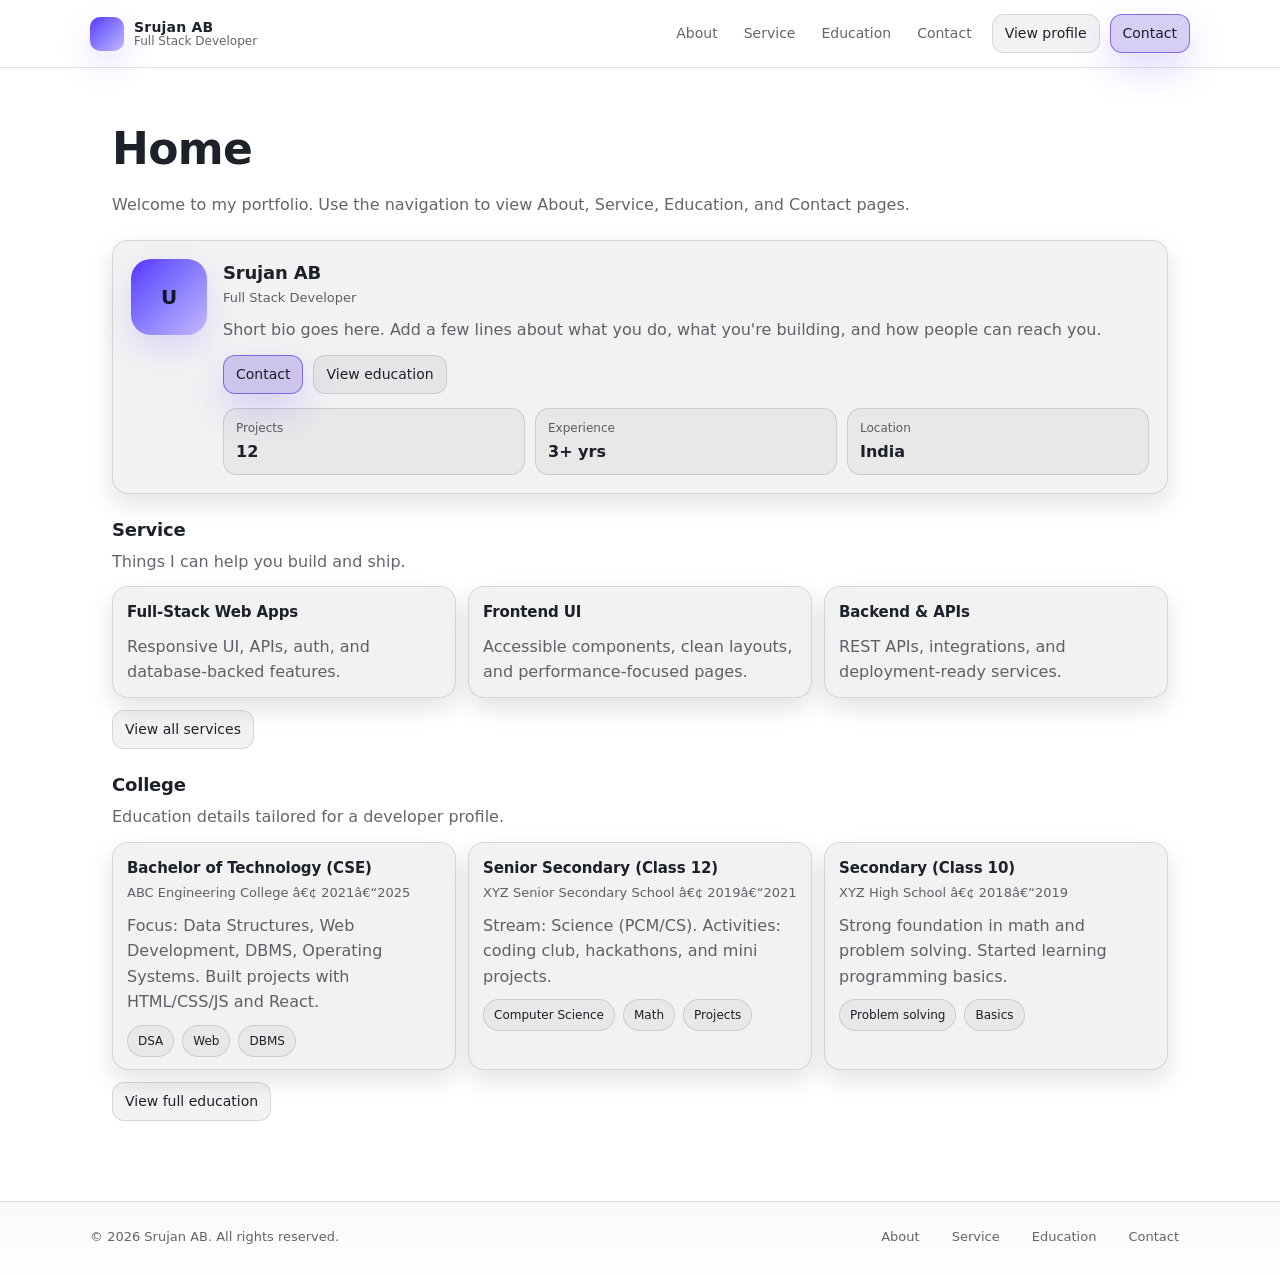
<file: index.html>
﻿<!doctype html>
<html lang="en">
  <head>
    <meta charset="utf-8" />
    <meta name="viewport" content="width=device-width, initial-scale=1" />
    <title>Srujan AB | Portfolio</title>
    <link rel="stylesheet" href="styles.css" />
  </head>
  <body id="top">
    <header class="site-header">
      <div class="container header-row">
        <a class="brand" href="index.html" aria-label="Home">
          <span class="brand-badge" aria-hidden="true"></span>
          <span class="brand-text">
            <strong>Srujan AB</strong>
            <span>Full Stack Developer</span>
          </span>
        </a>

        <div class="header-right">
          <button
            class="nav-toggle"
            type="button"
            aria-expanded="false"
            aria-controls="primary-nav"
            aria-label="Toggle navigation"
          >
            <span class="nav-toggle-icon" aria-hidden="true"></span>
          </button>

          <nav id="primary-nav" class="nav" aria-label="Primary">
            <a href="about.html">About</a>
            <a href="service.html">Service</a>
            <a href="education.html">Education</a>
            <a href="contact.html">Contact</a>
          </nav>

          <div class="actions">
            <a class="btn hide-sm" href="about.html">View profile</a>
            <a class="btn primary" href="contact.html">Contact</a>
          </div>
        </div>
      </div>
    </header>

    <main>
      <div class="container">
        <h1>Home</h1>
        <p class="section-subtitle">Welcome to my portfolio. Use the navigation to view About, Service, Education, and Contact pages.</p>

        <section class="profile" aria-labelledby="profile-title">
          <div class="profile-card">
            <div class="profile-avatar" aria-hidden="true">U</div>
            <div class="profile-body">
              <div class="profile-head">
                <h2 id="profile-title">Srujan AB</h2>
                <p class="profile-role">Full Stack Developer</p>
              </div>
              <p class="profile-bio">
                Short bio goes here. Add a few lines about what you do, what you're building, and how people can reach
                you.
              </p>
              <div class="profile-actions">
                <a class="btn primary" href="contact.html">Contact</a>
                <a class="btn" href="education.html">View education</a>
              </div>
              <dl class="profile-stats" aria-label="Profile stats">
                <div>
                  <dt>Projects</dt>
                  <dd>12</dd>
                </div>
                <div>
                  <dt>Experience</dt>
                  <dd>3+ yrs</dd>
                </div>
                <div>
                  <dt>Location</dt>
                  <dd>India</dd>
                </div>
              </dl>
            </div>
          </div>
        </section>

        <section class="services" aria-labelledby="services-title">
          <div class="section-head">
            <h2 id="services-title">Service</h2>
            <p class="section-subtitle">Things I can help you build and ship.</p>
          </div>

          <div class="services-grid" role="list">
            <article class="service-card" role="listitem">
              <h3>Full-Stack Web Apps</h3>
              <p class="service-desc">Responsive UI, APIs, auth, and database-backed features.</p>
            </article>

            <article class="service-card" role="listitem">
              <h3>Frontend UI</h3>
              <p class="service-desc">Accessible components, clean layouts, and performance-focused pages.</p>
            </article>

            <article class="service-card" role="listitem">
              <h3>Backend & APIs</h3>
              <p class="service-desc">REST APIs, integrations, and deployment-ready services.</p>
            </article>
          </div>

          <div class="profile-actions">
            <a class="btn" href="service.html">View all services</a>
          </div>
        </section>

        <section class="education" aria-labelledby="education-title">
          <div class="section-head">
            <h2 id="education-title">College </h2>
            <p class="section-subtitle">Education details tailored for a developer profile.</p>
          </div>

          <div class="edu-grid" role="list">
            <article class="edu-card" role="listitem">
              <div class="edu-top">
                <h3>Bachelor of Technology (CSE)</h3>
                <p class="edu-meta">ABC Engineering College â€¢ 2021â€“2025</p>
              </div>
              <p class="edu-desc">
                Focus: Data Structures, Web Development, DBMS, Operating Systems. Built projects with HTML/CSS/JS and
                React.
              </p>
              <div class="edu-tags" aria-label="Skills">
                <span class="tag">DSA</span>
                <span class="tag">Web</span>
                <span class="tag">DBMS</span>
              </div>
            </article>

            <article class="edu-card" role="listitem">
              <div class="edu-top">
                <h3>Senior Secondary (Class 12)</h3>
                <p class="edu-meta">XYZ Senior Secondary School â€¢ 2019â€“2021</p>
              </div>
              <p class="edu-desc">Stream: Science (PCM/CS). Activities: coding club, hackathons, and mini projects.</p>
              <div class="edu-tags" aria-label="Highlights">
                <span class="tag">Computer Science</span>
                <span class="tag">Math</span>
                <span class="tag">Projects</span>
              </div>
            </article>

            <article class="edu-card" role="listitem">
              <div class="edu-top">
                <h3>Secondary (Class 10)</h3>
                <p class="edu-meta">XYZ High School â€¢ 2018â€“2019</p>
              </div>
              <p class="edu-desc">Strong foundation in math and problem solving. Started learning programming basics.</p>
              <div class="edu-tags" aria-label="Highlights">
                <span class="tag">Problem solving</span>
                <span class="tag">Basics</span>
              </div>
            </article>
          </div>

          <div class="profile-actions">
            <a class="btn" href="education.html">View full education</a>
          </div>
        </section>
      </div>
    </main>

    <footer class="site-footer" aria-label="Footer">
      <div class="container footer-row">
        <p class="footer-copy">&copy; <span id="year"></span> Srujan AB. All rights reserved.</p>
        <nav class="footer-links" aria-label="Footer links">
          <a href="about.html">About</a>
          <a href="service.html">Service</a>
          <a href="education.html">Education</a>
          <a href="contact.html">Contact</a>
        </nav>
      </div>
    </footer>

    <script src="main.js" defer></script>
  </body>
</html>
</file>
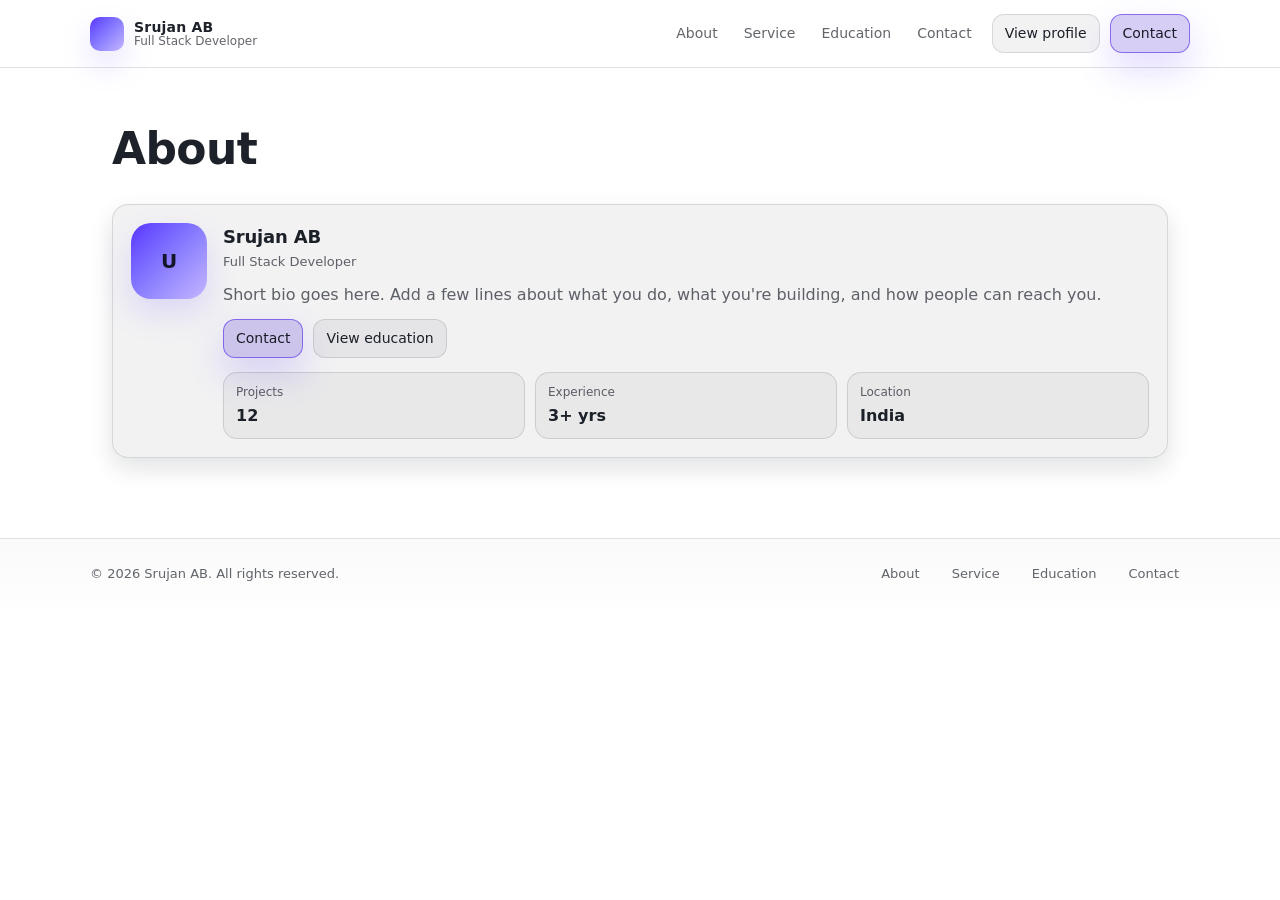
<file: about.html>
﻿<!doctype html>
<html lang="en">
  <head>
    <meta charset="utf-8" />
    <meta name="viewport" content="width=device-width, initial-scale=1" />
    <title>About | Srujan AB</title>
    <link rel="stylesheet" href="styles.css" />
  </head>
  <body id="top">
    <header class="site-header">
      <div class="container header-row">
        <a class="brand" href="index.html" aria-label="Home">
          <span class="brand-badge" aria-hidden="true"></span>
          <span class="brand-text">
            <strong>Srujan AB</strong>
            <span>Full Stack Developer</span>
          </span>
        </a>

        <div class="header-right">
          <button
            class="nav-toggle"
            type="button"
            aria-expanded="false"
            aria-controls="primary-nav"
            aria-label="Toggle navigation"
          >
            <span class="nav-toggle-icon" aria-hidden="true"></span>
          </button>

          <nav id="primary-nav" class="nav" aria-label="Primary">
            <a href="about.html">About</a>
            <a href="service.html">Service</a>
            <a href="education.html">Education</a>
            <a href="contact.html">Contact</a>
          </nav>

          <div class="actions">
            <a class="btn hide-sm" href="about.html">View profile</a>
            <a class="btn primary" href="contact.html">Contact</a>
          </div>
        </div>
      </div>
    </header>

    <main>
      <div class="container">
        <h1>About</h1>

        <section class="profile" aria-labelledby="profile-title">
          <div class="profile-card">
            <div class="profile-avatar" aria-hidden="true">U</div>
            <div class="profile-body">
              <div class="profile-head">
                <h2 id="profile-title">Srujan AB</h2>
                <p class="profile-role">Full Stack Developer</p>
              </div>
              <p class="profile-bio">
                Short bio goes here. Add a few lines about what you do, what you're building, and how people can reach you.
              </p>
              <div class="profile-actions">
                <a class="btn primary" href="contact.html">Contact</a>
                <a class="btn" href="education.html">View education</a>
              </div>
              <dl class="profile-stats" aria-label="Profile stats">
                <div>
                  <dt>Projects</dt>
                  <dd>12</dd>
                </div>
                <div>
                  <dt>Experience</dt>
                  <dd>3+ yrs</dd>
                </div>
                <div>
                  <dt>Location</dt>
                  <dd>India</dd>
                </div>
              </dl>
            </div>
          </div>
        </section>
      </div>
    </main>

    <footer class="site-footer" aria-label="Footer">
      <div class="container footer-row">
        <p class="footer-copy">&copy; <span id="year"></span> Srujan AB. All rights reserved.</p>
        <nav class="footer-links" aria-label="Footer links">
          <a href="about.html">About</a>
          <a href="service.html">Service</a>
          <a href="education.html">Education</a>
          <a href="contact.html">Contact</a>
        </nav>
      </div>
    </footer>

    <script src="main.js" defer></script>
  </body>
</html>
</file>
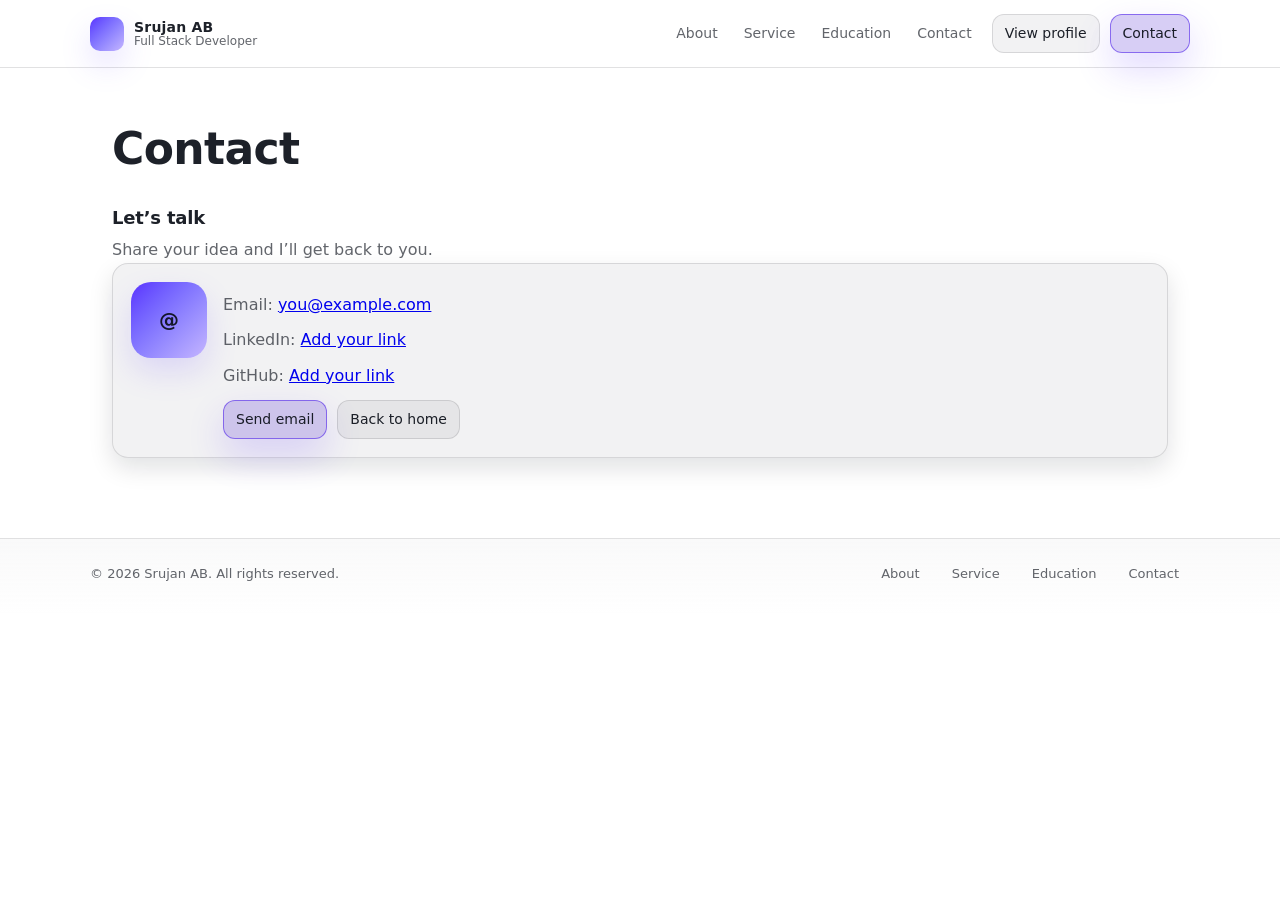
<file: contact.html>
﻿<!doctype html>
<html lang="en">
  <head>
    <meta charset="utf-8" />
    <meta name="viewport" content="width=device-width, initial-scale=1" />
    <title>Contact | Srujan AB</title>
    <link rel="stylesheet" href="styles.css" />
  </head>
  <body id="top">
    <header class="site-header">
      <div class="container header-row">
        <a class="brand" href="index.html" aria-label="Home">
          <span class="brand-badge" aria-hidden="true"></span>
          <span class="brand-text">
            <strong>Srujan AB</strong>
            <span>Full Stack Developer</span>
          </span>
        </a>

        <div class="header-right">
          <button
            class="nav-toggle"
            type="button"
            aria-expanded="false"
            aria-controls="primary-nav"
            aria-label="Toggle navigation"
          >
            <span class="nav-toggle-icon" aria-hidden="true"></span>
          </button>

          <nav id="primary-nav" class="nav" aria-label="Primary">
            <a href="about.html">About</a>
            <a href="service.html">Service</a>
            <a href="education.html">Education</a>
            <a href="contact.html">Contact</a>
          </nav>

          <div class="actions">
            <a class="btn hide-sm" href="about.html">View profile</a>
            <a class="btn primary" href="contact.html">Contact</a>
          </div>
        </div>
      </div>
    </header>

    <main>
      <div class="container">
        <h1>Contact</h1>

        <section class="profile" aria-labelledby="contact-title">
          <div class="section-head">
            <h2 id="contact-title">Let’s talk</h2>
            <p class="section-subtitle">Share your idea and I’ll get back to you.</p>
          </div>

          <div class="profile-card">
            <div class="profile-avatar" aria-hidden="true">@</div>
            <div class="profile-body">
              <p class="profile-bio">Email: <a href="mailto:you@example.com">you@example.com</a></p>
              <p class="profile-bio">LinkedIn: <a href="#">Add your link</a></p>
              <p class="profile-bio">GitHub: <a href="#">Add your link</a></p>
              <div class="profile-actions">
                <a class="btn primary" href="mailto:you@example.com">Send email</a>
                <a class="btn" href="index.html">Back to home</a>
              </div>
            </div>
          </div>
        </section>
      </div>
    </main>

    <footer class="site-footer" aria-label="Footer">
      <div class="container footer-row">
        <p class="footer-copy">&copy; <span id="year"></span> Srujan AB. All rights reserved.</p>
        <nav class="footer-links" aria-label="Footer links">
          <a href="about.html">About</a>
          <a href="service.html">Service</a>
          <a href="education.html">Education</a>
          <a href="contact.html">Contact</a>
        </nav>
      </div>
    </footer>

    <script src="main.js" defer></script>
  </body>
</html>
</file>
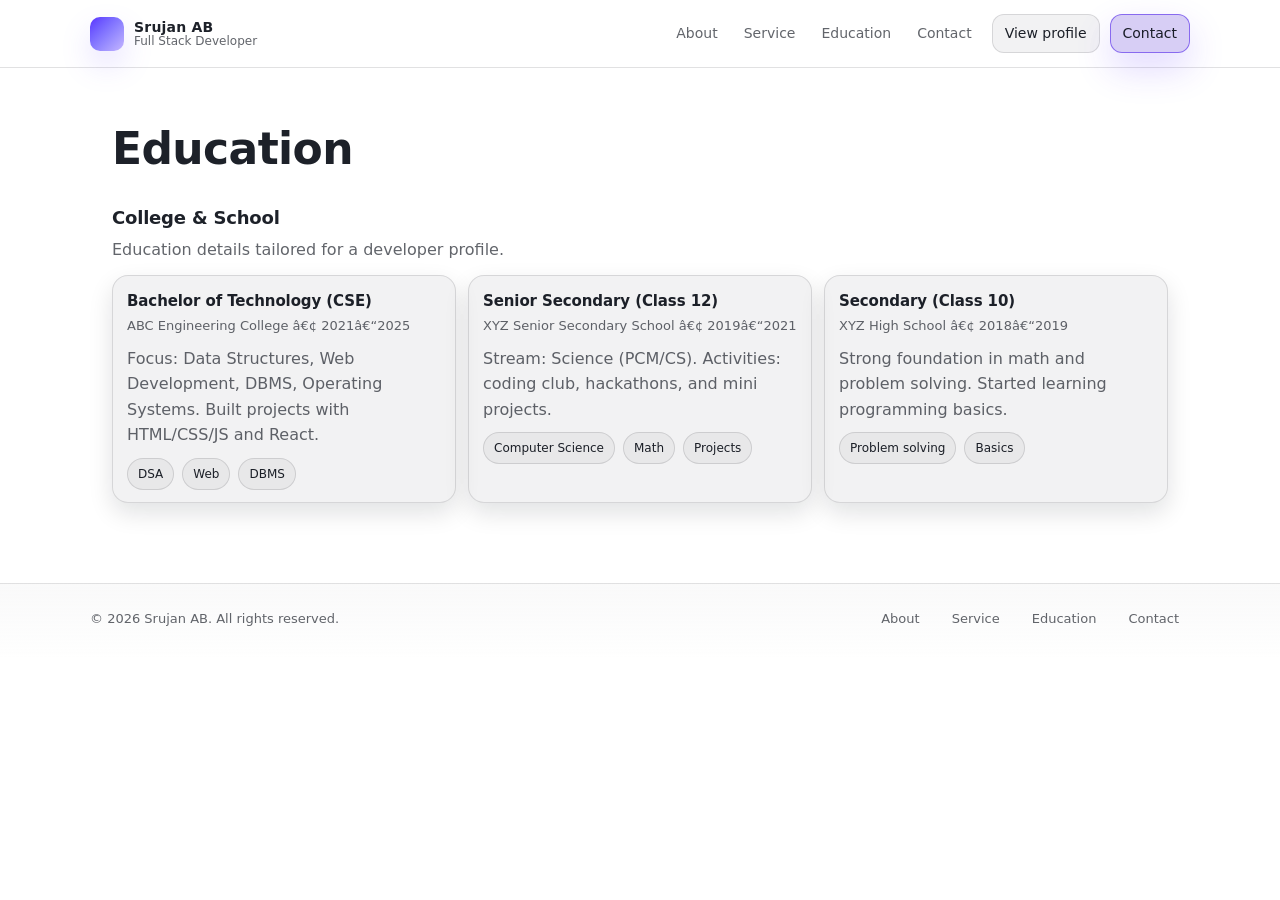
<file: education.html>
﻿<!doctype html>
<html lang="en">
  <head>
    <meta charset="utf-8" />
    <meta name="viewport" content="width=device-width, initial-scale=1" />
    <title>Education | Srujan AB</title>
    <link rel="stylesheet" href="styles.css" />
  </head>
  <body id="top">
    <header class="site-header">
      <div class="container header-row">
        <a class="brand" href="index.html" aria-label="Home">
          <span class="brand-badge" aria-hidden="true"></span>
          <span class="brand-text">
            <strong>Srujan AB</strong>
            <span>Full Stack Developer</span>
          </span>
        </a>

        <div class="header-right">
          <button
            class="nav-toggle"
            type="button"
            aria-expanded="false"
            aria-controls="primary-nav"
            aria-label="Toggle navigation"
          >
            <span class="nav-toggle-icon" aria-hidden="true"></span>
          </button>

          <nav id="primary-nav" class="nav" aria-label="Primary">
            <a href="about.html">About</a>
            <a href="service.html">Service</a>
            <a href="education.html">Education</a>
            <a href="contact.html">Contact</a>
          </nav>

          <div class="actions">
            <a class="btn hide-sm" href="about.html">View profile</a>
            <a class="btn primary" href="contact.html">Contact</a>
          </div>
        </div>
      </div>
    </header>

    <main>
      <div class="container">
        <h1>Education</h1>

        <section class="education" aria-labelledby="education-title">
          <div class="section-head">
            <h2 id="education-title">College &amp; School</h2>
            <p class="section-subtitle">Education details tailored for a developer profile.</p>
          </div>

          <div class="edu-grid" role="list">
            <article class="edu-card" role="listitem">
              <div class="edu-top">
                <h3>Bachelor of Technology (CSE)</h3>
                <p class="edu-meta">ABC Engineering College â€¢ 2021â€“2025</p>
              </div>
              <p class="edu-desc">
                Focus: Data Structures, Web Development, DBMS, Operating Systems. Built projects with HTML/CSS/JS and React.
              </p>
              <div class="edu-tags" aria-label="Skills">
                <span class="tag">DSA</span>
                <span class="tag">Web</span>
                <span class="tag">DBMS</span>
              </div>
            </article>

            <article class="edu-card" role="listitem">
              <div class="edu-top">
                <h3>Senior Secondary (Class 12)</h3>
                <p class="edu-meta">XYZ Senior Secondary School â€¢ 2019â€“2021</p>
              </div>
              <p class="edu-desc">Stream: Science (PCM/CS). Activities: coding club, hackathons, and mini projects.</p>
              <div class="edu-tags" aria-label="Highlights">
                <span class="tag">Computer Science</span>
                <span class="tag">Math</span>
                <span class="tag">Projects</span>
              </div>
            </article>

            <article class="edu-card" role="listitem">
              <div class="edu-top">
                <h3>Secondary (Class 10)</h3>
                <p class="edu-meta">XYZ High School â€¢ 2018â€“2019</p>
              </div>
              <p class="edu-desc">Strong foundation in math and problem solving. Started learning programming basics.</p>
              <div class="edu-tags" aria-label="Highlights">
                <span class="tag">Problem solving</span>
                <span class="tag">Basics</span>
              </div>
            </article>
          </div>
        </section>
      </div>
    </main>

    <footer class="site-footer" aria-label="Footer">
      <div class="container footer-row">
        <p class="footer-copy">&copy; <span id="year"></span> Srujan AB. All rights reserved.</p>
        <nav class="footer-links" aria-label="Footer links">
          <a href="about.html">About</a>
          <a href="service.html">Service</a>
          <a href="education.html">Education</a>
          <a href="contact.html">Contact</a>
        </nav>
      </div>
    </footer>

    <script src="main.js" defer></script>
  </body>
</html>
</file>
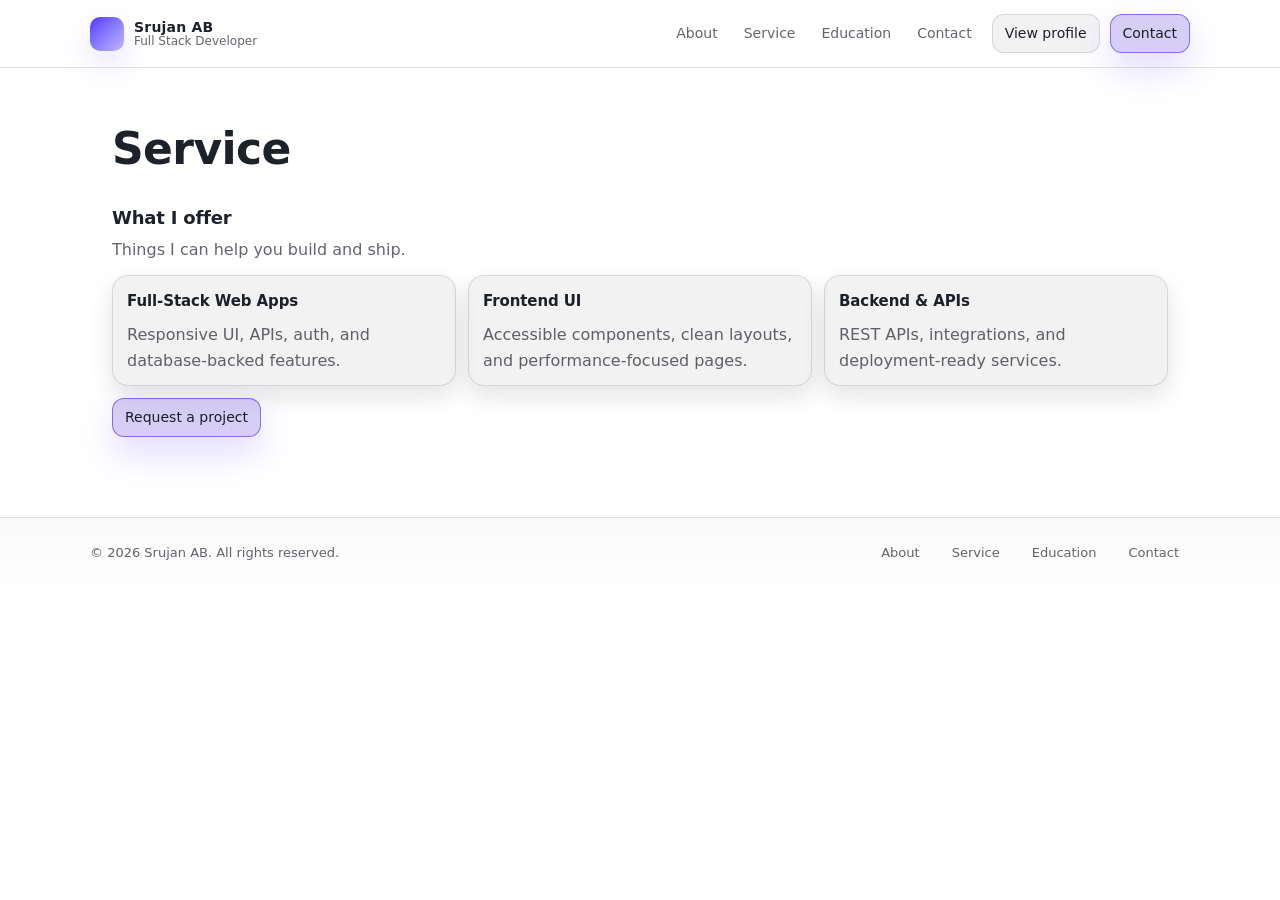
<file: service.html>
﻿<!doctype html>
<html lang="en">
  <head>
    <meta charset="utf-8" />
    <meta name="viewport" content="width=device-width, initial-scale=1" />
    <title>Service | Srujan AB</title>
    <link rel="stylesheet" href="styles.css" />
  </head>
  <body id="top">
    <header class="site-header">
      <div class="container header-row">
        <a class="brand" href="index.html" aria-label="Home">
          <span class="brand-badge" aria-hidden="true"></span>
          <span class="brand-text">
            <strong>Srujan AB</strong>
            <span>Full Stack Developer</span>
          </span>
        </a>

        <div class="header-right">
          <button
            class="nav-toggle"
            type="button"
            aria-expanded="false"
            aria-controls="primary-nav"
            aria-label="Toggle navigation"
          >
            <span class="nav-toggle-icon" aria-hidden="true"></span>
          </button>

          <nav id="primary-nav" class="nav" aria-label="Primary">
            <a href="about.html">About</a>
            <a href="service.html">Service</a>
            <a href="education.html">Education</a>
            <a href="contact.html">Contact</a>
          </nav>

          <div class="actions">
            <a class="btn hide-sm" href="about.html">View profile</a>
            <a class="btn primary" href="contact.html">Contact</a>
          </div>
        </div>
      </div>
    </header>

    <main>
      <div class="container">
        <h1>Service</h1>

        <section class="services" aria-labelledby="services-title">
          <div class="section-head">
            <h2 id="services-title">What I offer</h2>
            <p class="section-subtitle">Things I can help you build and ship.</p>
          </div>

          <div class="services-grid" role="list">
            <article class="service-card" role="listitem">
              <h3>Full-Stack Web Apps</h3>
              <p class="service-desc">Responsive UI, APIs, auth, and database-backed features.</p>
            </article>

            <article class="service-card" role="listitem">
              <h3>Frontend UI</h3>
              <p class="service-desc">Accessible components, clean layouts, and performance-focused pages.</p>
            </article>

            <article class="service-card" role="listitem">
              <h3>Backend & APIs</h3>
              <p class="service-desc">REST APIs, integrations, and deployment-ready services.</p>
            </article>
          </div>

          <div class="profile-actions">
            <a class="btn primary" href="contact.html">Request a project</a>
          </div>
        </section>
      </div>
    </main>

    <footer class="site-footer" aria-label="Footer">
      <div class="container footer-row">
        <p class="footer-copy">&copy; <span id="year"></span> Srujan AB. All rights reserved.</p>
        <nav class="footer-links" aria-label="Footer links">
          <a href="about.html">About</a>
          <a href="service.html">Service</a>
          <a href="education.html">Education</a>
          <a href="contact.html">Contact</a>
        </nav>
      </div>
    </footer>

    <script src="main.js" defer></script>
  </body>
</html>
</file>
<file: styles.css>
﻿:root {
  --bg: #ffffff;
  --surface: rgba(10, 14, 23, 0.05);
  --border: rgba(10, 14, 23, 0.12);
  --text: rgba(10, 14, 23, 0.92);
  --muted: rgba(10, 14, 23, 0.64);
  --accent: #5b2cff;
  --accent-2: #0aa0ff;
  --ring: color-mix(in srgb, var(--accent) 40%, transparent);
  --shadow: 0 18px 44px rgba(10, 14, 23, 0.16);
  --shadow-soft: 0 10px 24px rgba(10, 14, 23, 0.12);
  --max: 1100px;
  --header-offset: 86px;
  color-scheme: light;
}

* {
  box-sizing: border-box;
}

html,
body {
  height: 100%;
}

html {
  scroll-behavior: smooth;
  scroll-padding-top: var(--header-offset);
}

:target {
  scroll-margin-top: var(--header-offset);
}

body {
  margin: 0;
  min-height: 100vh;
  font-family: ui-sans-serif, system-ui, -apple-system, Segoe UI, Roboto, Arial, sans-serif;
  line-height: 1.5;
  text-rendering: optimizeLegibility;
  -webkit-font-smoothing: antialiased;
  -moz-osx-font-smoothing: grayscale;
  overflow-x: hidden;
  background: var(--bg);
  color: var(--text);
}

.container {
  max-width: var(--max);
  margin: 0 auto;
  padding: 0 16px;
}

@media (min-width: 720px) {
  .container {
    padding: 0 22px;
  }
}

.site-header {
  position: sticky;
  top: 0;
  z-index: 10;
  border-bottom: 1px solid var(--border);
  background: rgba(255, 255, 255, 0.75);
  background: color-mix(in srgb, var(--bg) 70%, transparent);
  backdrop-filter: blur(10px);
  -webkit-backdrop-filter: blur(10px);
}

.header-row {
  display: flex;
  align-items: center;
  justify-content: space-between;
  gap: 14px;
  padding: 14px 0;
}

.header-right {
  display: inline-flex;
  align-items: center;
  justify-content: flex-end;
  gap: 10px;
}

.brand {
  display: inline-flex;
  align-items: center;
  gap: 10px;
  text-decoration: none;
  color: inherit;
  min-width: 160px;
}

.brand-badge {
  width: 34px;
  height: 34px;
  border-radius: 10px;
  background: linear-gradient(135deg, var(--accent), color-mix(in srgb, var(--accent) 35%, white));
  box-shadow: 0 14px 30px rgba(124, 92, 255, 0.18);
  flex: 0 0 auto;
}

.brand-text {
  display: grid;
  line-height: 1.15;
}

.brand-text strong {
  font-size: 14px;
  letter-spacing: 0.2px;
}

.brand-text span {
  font-size: 12px;
  color: var(--muted);
}

.nav {
  display: none;
  gap: 6px;
  align-items: center;
}

.nav a {
  color: var(--muted);
  text-decoration: none;
  font-size: 14px;
  padding: 8px 10px;
  border-radius: 10px;
}

.nav a:hover,
.nav a:focus-visible {
  color: var(--text);
  background: var(--surface);
  outline: none;
}

.nav-toggle {
  display: inline-flex;
  align-items: center;
  justify-content: center;
  width: 42px;
  height: 42px;
  border-radius: 12px;
  border: 1px solid var(--border);
  background: var(--surface);
  color: var(--text);
  cursor: pointer;
  transition: transform 120ms ease, background-color 160ms ease, border-color 160ms ease, box-shadow 160ms ease;
}

.nav-toggle:hover {
  transform: translateY(-1px);
  box-shadow: var(--shadow-soft);
}

.nav-toggle:active {
  transform: translateY(0);
}

.nav-toggle:focus-visible {
  outline: 2px solid var(--ring);
  outline-offset: 3px;
}

.nav-toggle-icon {
  width: 18px;
  height: 2px;
  background: currentColor;
  border-radius: 999px;
  position: relative;
  display: inline-block;
}

.nav-toggle-icon::before,
.nav-toggle-icon::after {
  content: "";
  position: absolute;
  left: 0;
  width: 18px;
  height: 2px;
  background: currentColor;
  border-radius: 999px;
}

.nav-toggle-icon::before {
  top: -6px;
}

.nav-toggle-icon::after {
  top: 6px;
}

.actions {
  display: inline-flex;
  gap: 10px;
  align-items: center;
  justify-content: flex-end;
  min-width: 160px;
}

.hide-sm {
  display: none;
}

.btn {
  display: inline-flex;
  align-items: center;
  justify-content: center;
  padding: 8px 12px;
  border-radius: 12px;
  border: 1px solid var(--border);
  background: var(--surface);
  color: var(--text);
  text-decoration: none;
  font-size: 14px;
  white-space: nowrap;
  transition: transform 120ms ease, background-color 160ms ease, border-color 160ms ease, box-shadow 160ms ease;
}

.btn:hover {
  transform: translateY(-1px);
  box-shadow: var(--shadow-soft);
}

.btn:active {
  transform: translateY(0);
}

.btn:focus-visible {
  outline: 2px solid var(--ring);
  outline-offset: 3px;
}

.btn.primary {
  border-color: color-mix(in srgb, var(--accent) 55%, var(--border));
  background: color-mix(in srgb, var(--accent) 18%, var(--surface));
  box-shadow: 0 16px 36px color-mix(in srgb, var(--accent) 18%, transparent);
}

.btn.primary:hover {
  border-color: color-mix(in srgb, var(--accent) 70%, var(--border));
  background: color-mix(in srgb, var(--accent) 24%, var(--surface));
  box-shadow: 0 18px 44px color-mix(in srgb, var(--accent) 24%, transparent);
}

main {
  padding: 48px 0;
}

h1 {
  margin: 0 0 10px;
  font-size: clamp(28px, 4vw, 44px);
  letter-spacing: -0.6px;
}

.profile {
  margin-top: 22px;
}

.section-head {
  margin-top: 22px;
}

.section-head h2 {
  margin: 0;
  font-size: 18px;
  letter-spacing: -0.2px;
}

.section-subtitle {
  margin: 6px 0 0;
  color: var(--muted);
  line-height: 1.6;
}

.profile-card {
  display: grid;
  grid-template-columns: 56px 1fr;
  gap: 14px;
  padding: 16px;
  border: 1px solid var(--border);
  background: var(--surface);
  border-radius: 16px;
  box-shadow: var(--shadow-soft);
}

.profile-avatar {
  width: 56px;
  height: 56px;
  border-radius: 16px;
  display: grid;
  place-items: center;
  font-weight: 700;
  color: var(--text);
  background: linear-gradient(135deg, var(--accent), color-mix(in srgb, var(--accent) 35%, white));
  box-shadow: 0 14px 30px rgba(124, 92, 255, 0.18);
}

.profile-head h2 {
  margin: 0;
  font-size: 18px;
  letter-spacing: -0.2px;
}

.profile-role {
  margin: 2px 0 0;
  color: var(--muted);
  font-size: 13px;
}

.profile-bio {
  margin: 10px 0 0;
  color: var(--muted);
  line-height: 1.6;
}

.profile-actions {
  margin-top: 12px;
  display: inline-flex;
  gap: 10px;
  flex-wrap: wrap;
}

.profile-stats {
  margin: 14px 0 0;
  display: grid;
  grid-template-columns: repeat(3, minmax(0, 1fr));
  gap: 10px;
}

.profile-stats > div {
  border: 1px solid var(--border);
  border-radius: 14px;
  padding: 10px 12px;
  background: color-mix(in srgb, var(--surface) 75%, transparent);
}

.profile-stats dt {
  color: var(--muted);
  font-size: 12px;
}

.profile-stats dd {
  margin: 3px 0 0;
  font-weight: 650;
}

.services {
  margin-top: 18px;
}

.services-grid {
  margin-top: 12px;
  display: grid;
  gap: 12px;
}

.service-card {
  border: 1px solid var(--border);
  border-radius: 16px;
  padding: 14px 14px 12px;
  background: var(--surface);
  box-shadow: var(--shadow-soft);
}

.service-card h3 {
  margin: 0;
  font-size: 15px;
  letter-spacing: -0.1px;
}

.service-desc {
  margin: 10px 0 0;
  color: var(--muted);
  line-height: 1.6;
}
.education {
  margin-top: 18px;
}

.edu-grid {
  margin-top: 12px;
  display: grid;
  gap: 12px;
}

.edu-card {
  border: 1px solid var(--border);
  border-radius: 16px;
  padding: 14px 14px 12px;
  background: var(--surface);
  box-shadow: var(--shadow-soft);
}

.edu-top h3 {
  margin: 0;
  font-size: 15px;
  letter-spacing: -0.1px;
}

.edu-meta {
  margin: 4px 0 0;
  color: var(--muted);
  font-size: 13px;
}

.edu-desc {
  margin: 10px 0 0;
  color: var(--muted);
  line-height: 1.6;
}

.edu-tags {
  margin-top: 10px;
  display: flex;
  flex-wrap: wrap;
  gap: 8px;
}

.tag {
  display: inline-flex;
  align-items: center;
  padding: 6px 10px;
  border-radius: 999px;
  border: 1px solid var(--border);
  background: color-mix(in srgb, var(--surface) 75%, transparent);
  color: var(--text);
  font-size: 12px;
}

.site-footer {
  margin-top: 32px;
  border-top: 1px solid var(--border);
  background: linear-gradient(
      180deg,
      color-mix(in srgb, var(--surface) 40%, transparent),
      color-mix(in srgb, var(--bg) 96%, var(--surface))
    );
}

.footer-row {
  padding: 18px 0 22px;
  display: flex;
  flex-direction: column;
  gap: 10px;
}

.footer-copy {
  margin: 0;
  color: var(--muted);
  font-size: 13px;
}

.footer-links {
  display: flex;
  flex-wrap: wrap;
  gap: 10px;
}

.footer-links a {
  color: var(--muted);
  text-decoration: none;
  font-size: 13px;
  padding: 6px 10px;
  border-radius: 10px;
  border: 1px solid transparent;
  transition: background-color 160ms ease, border-color 160ms ease, color 160ms ease, transform 120ms ease;
}

.footer-links a:hover,
.footer-links a:focus-visible {
  color: var(--text);
  background: var(--surface);
  border-color: var(--border);
  outline: none;
}

.footer-links a:hover {
  transform: translateY(-1px);
}

.footer-links a:active {
  transform: translateY(0);
}

.footer-links a:focus-visible {
  outline: 2px solid var(--ring);
  outline-offset: 3px;
}

@media (min-width: 720px) {
  .nav {
    display: inline-flex;
  }

  .nav-toggle {
    display: none;
  }

  .hide-sm {
    display: inline-flex;
  }

  .profile-card {
    grid-template-columns: 76px 1fr;
    padding: 18px;
    gap: 16px;
  }

  .profile-avatar {
    width: 76px;
    height: 76px;
    border-radius: 20px;
    font-size: 20px;
  }

  .footer-row {
    flex-direction: row;
    align-items: center;
    justify-content: space-between;
  }

  .edu-grid {
    grid-template-columns: repeat(3, minmax(0, 1fr));
  }

  .services-grid {
    grid-template-columns: repeat(3, minmax(0, 1fr));
  }
}

@media (prefers-reduced-motion: reduce) {
  * {
    transition: none !important;
  }
}

@media (max-width: 719.98px) {
  .header-right {
    position: relative;
  }

  .nav.is-open {
    display: flex;
    flex-direction: column;
    align-items: stretch;
    position: absolute;
    right: 0;
    top: calc(100% + 12px);
    width: min(260px, calc(100vw - 32px));
    padding: 10px;
    border-radius: 16px;
    border: 1px solid var(--border);
    background: color-mix(in srgb, var(--bg) 96%, transparent);
    box-shadow: var(--shadow);
    backdrop-filter: blur(10px);
    -webkit-backdrop-filter: blur(10px);
  }

  .nav.is-open a {
    padding: 10px 12px;
  }
}
</file>
